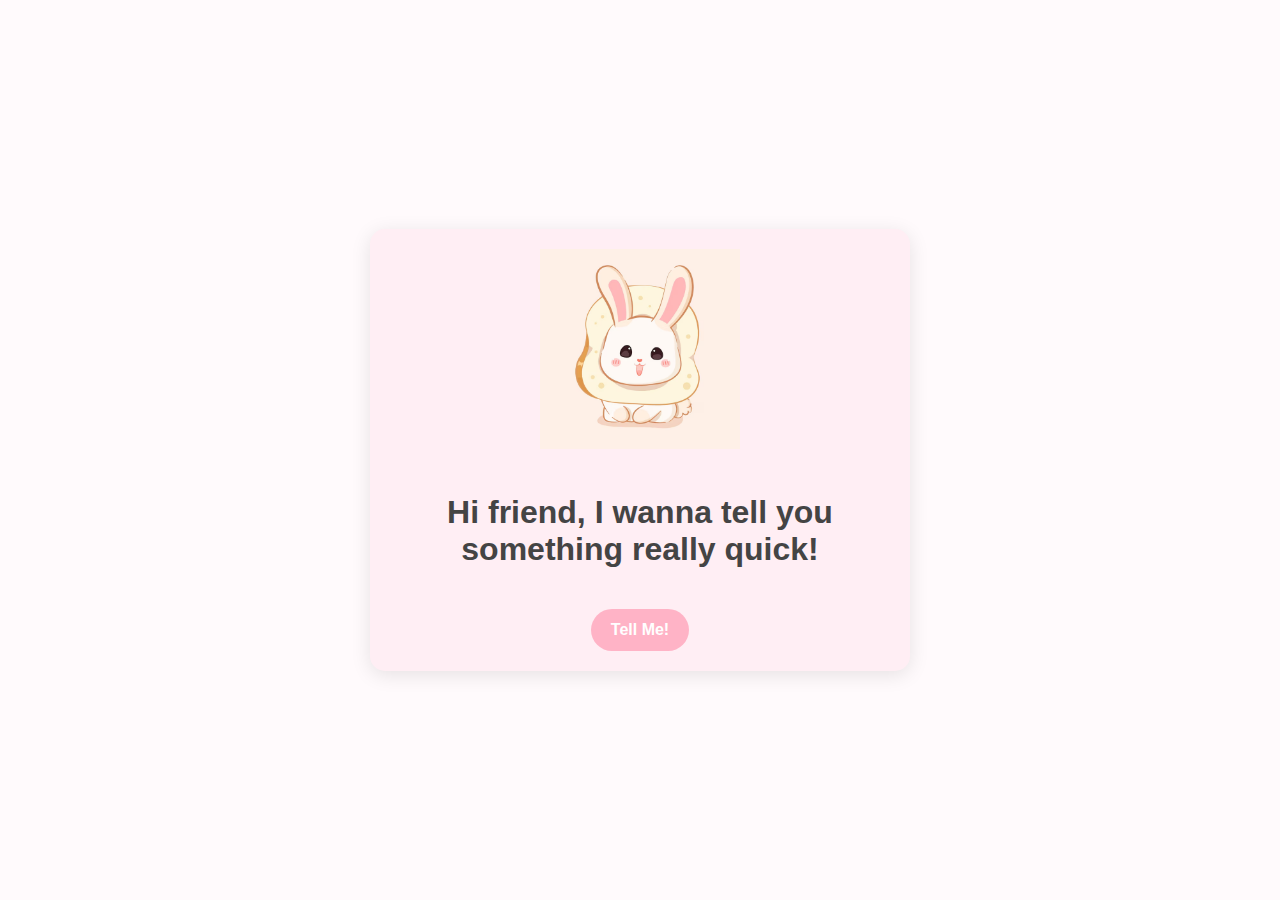
<file: index.html>
<!DOCTYPE html>
<html lang="en">
<head>
  <meta charset="UTF-8" />
  <meta name="viewport" content="width=device-width, initial-scale=1.0"/>
  <title>Bunny Message</title>
  <link rel="stylesheet" href="styles.css">
</head>
<body>
  <div class="container">
    <img src="bunny.png" alt="Cute Bunny" class="bunny">

    <h1>Hi friend, I wanna tell you something really quick!</h1>
    <a href="message.html" class="btn">Tell Me!</a>
  </div>
</body>
</html>
</file>
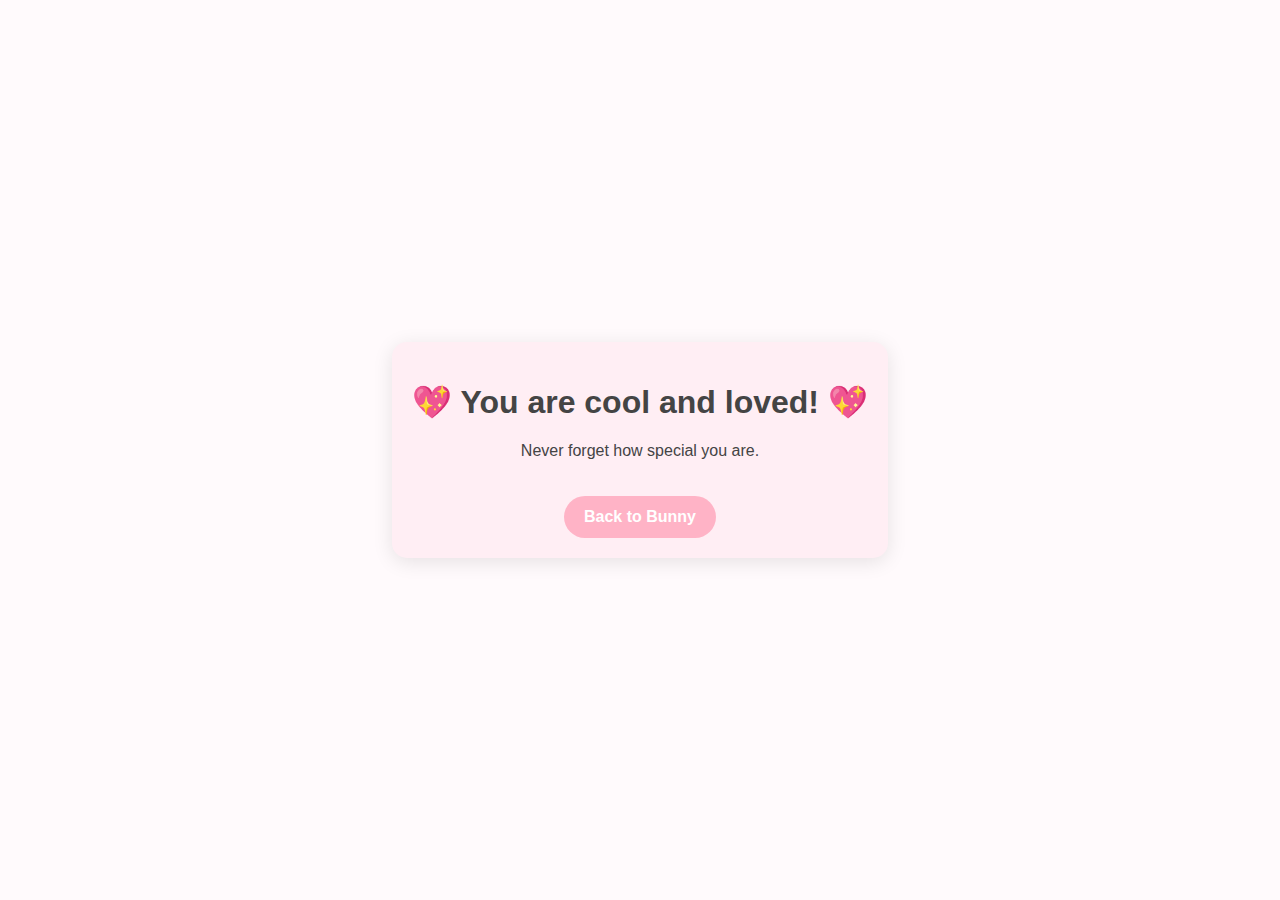
<file: message.html>
<!DOCTYPE html>
<html lang="en">
<head>
  <meta charset="UTF-8" />
  <meta name="viewport" content="width=device-width, initial-scale=1.0"/>
  <title>You Are Loved</title>
  <link rel="stylesheet" href="styles.css">
</head>
<body>
  <div class="container">
    <h1>💖 You are cool and loved! 💖</h1>
    <p>Never forget how special you are.</p>
    <a href="index.html" class="btn">Back to Bunny</a>
  </div>
</body>
</html>
</file>
<file: styles.css>
body {
  font-family: 'Segoe UI', Tahoma, Geneva, Verdana, sans-serif;
  background: #fffafc;
  color: #444;
  margin: 0;
  display: flex;
  justify-content: center;
  align-items: center;
  height: 100vh;
  text-align: center;
}

.container {
  max-width: 500px;
  padding: 20px;
  border-radius: 15px;
  background: #ffeef4;
  box-shadow: 0 4px 20px rgba(0, 0, 0, 0.1);
}

.bunny {
  max-width: 200px;
  margin-bottom: 20px;
}

.btn {
  display: inline-block;
  margin-top: 20px;
  padding: 12px 20px;
  background: #ffb3c6;
  color: #fff;
  text-decoration: none;
  border-radius: 25px;
  font-weight: bold;
  transition: background 0.3s ease;
}

.btn:hover {
  background: #ff85a2;
}
</file>
